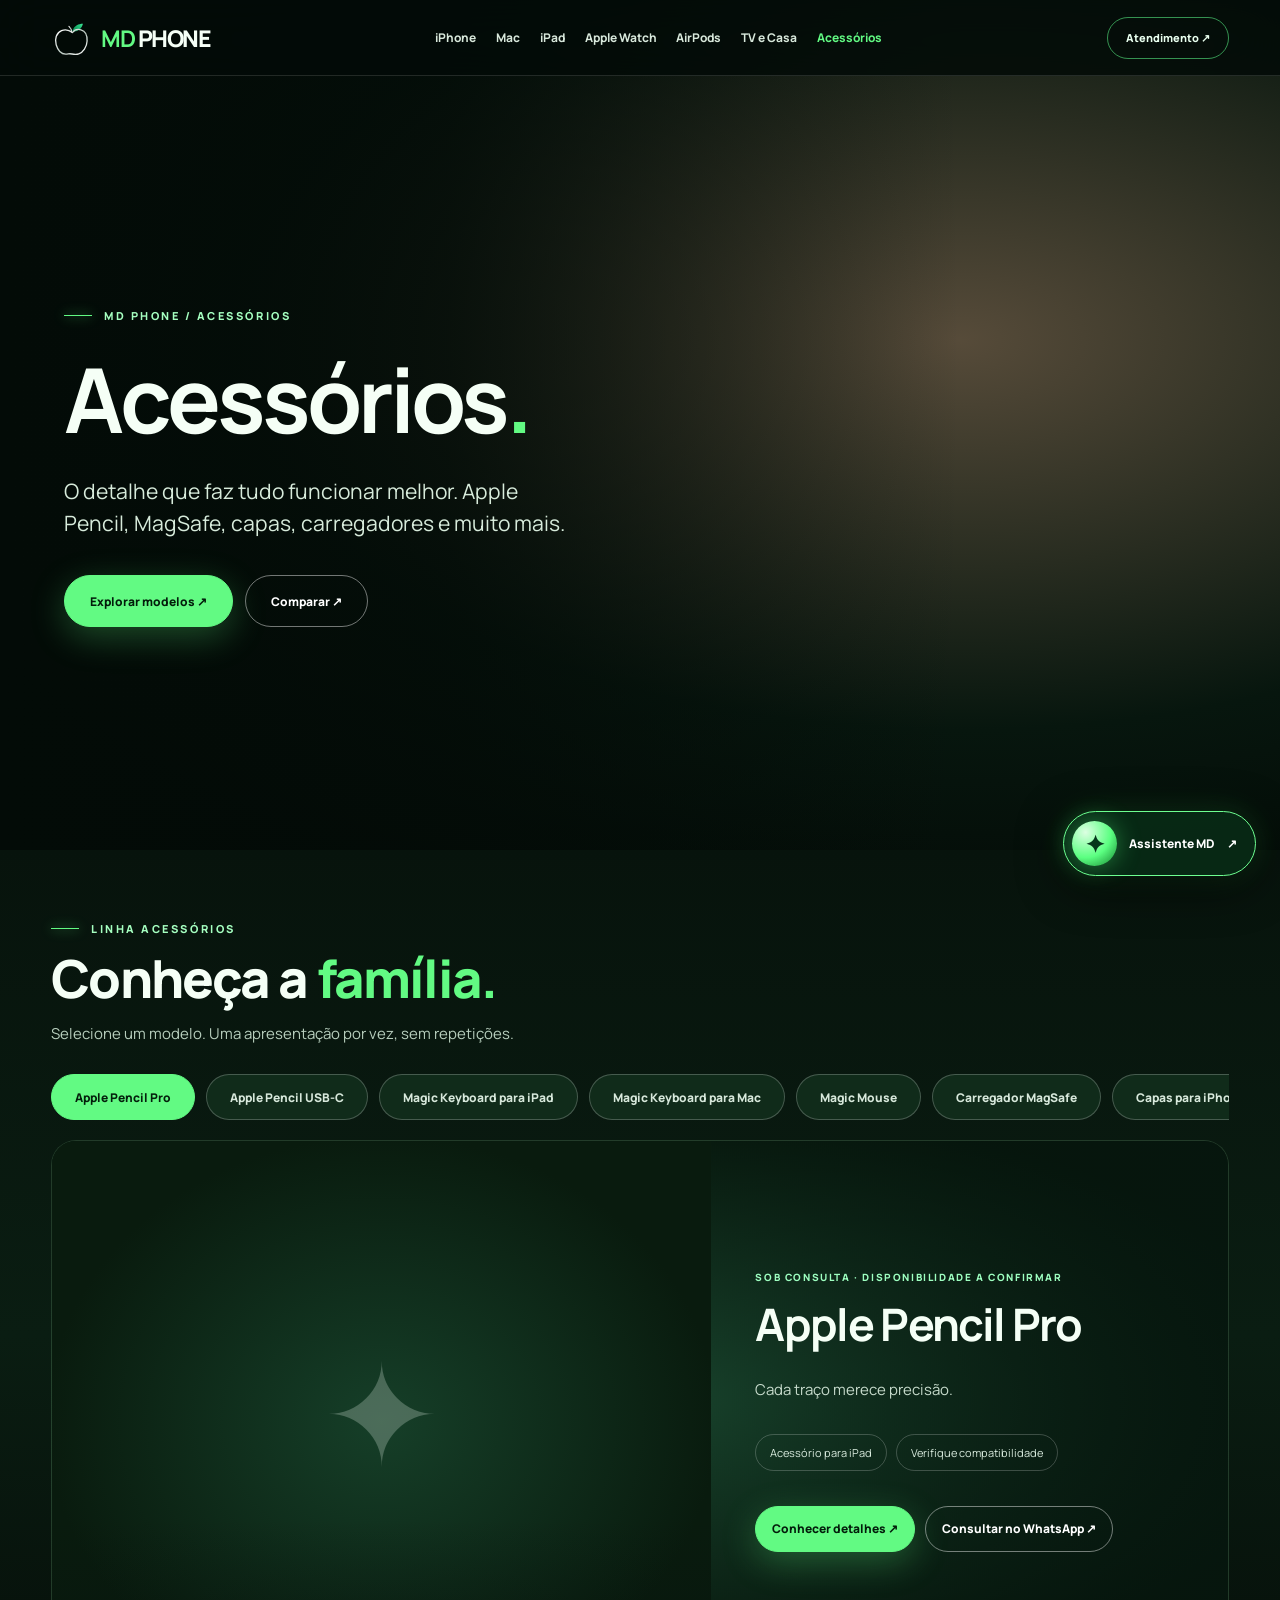
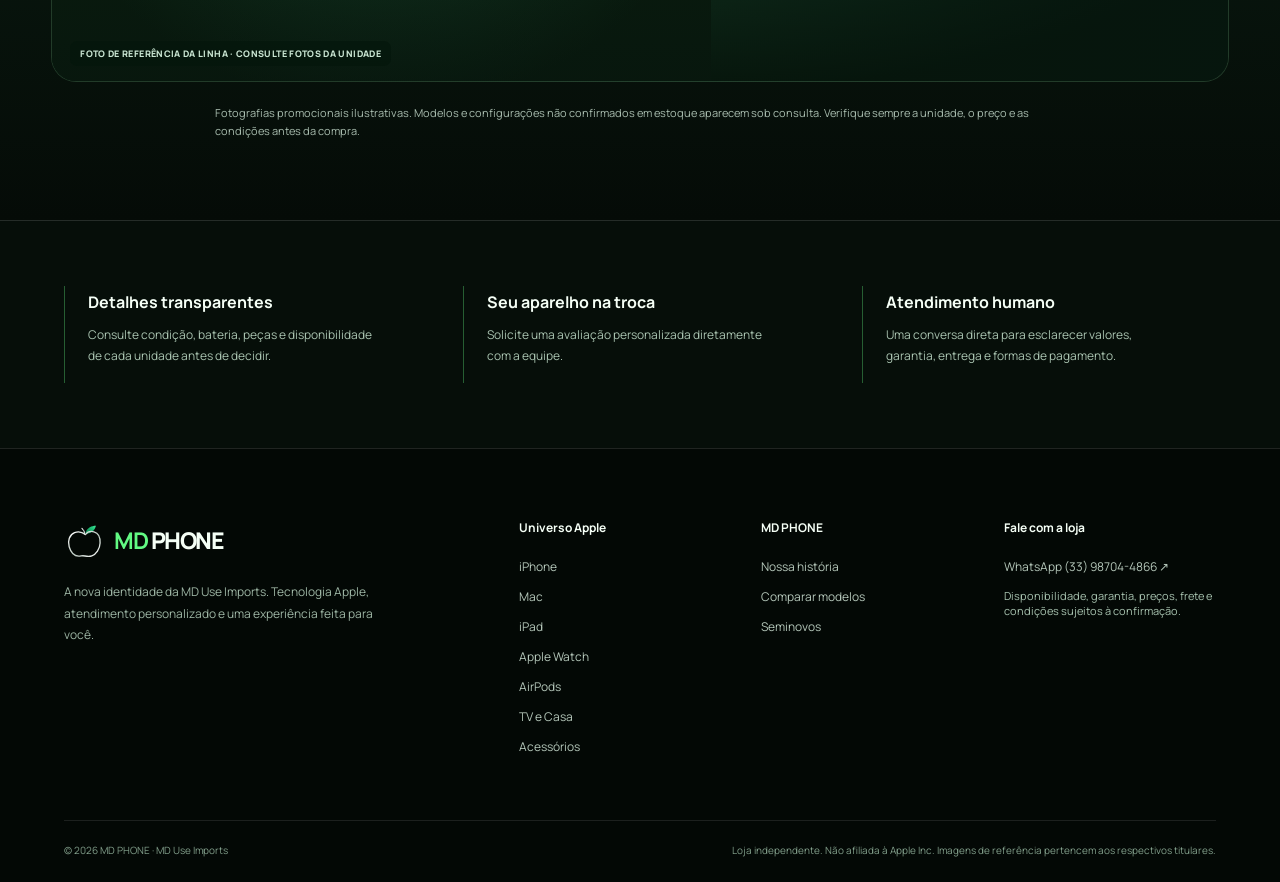
<file: acessorios.html>
<!doctype html>
<html lang="pt-BR">
<head>
<meta charset="utf-8">
<meta name="viewport" content="width=device-width,initial-scale=1,viewport-fit=cover">
<meta name="theme-color" content="#050a07">
<meta name="color-scheme" content="dark">
<title>Acessórios Apple | MD PHONE</title>
<meta name="description" content="Acessórios Apple para iPhone, Mac, iPad e Watch.">
<meta property="og:type" content="website">
<meta property="og:locale" content="pt_BR">
<meta property="og:title" content="Acessórios Apple | MD PHONE">
<meta property="og:description" content="Acessórios Apple para iPhone, Mac, iPad e Watch.">
<link rel="icon" type="image/svg+xml" href="assets/md-phone-brand-mark.svg">
<link rel="preconnect" href="https://fonts.googleapis.com">
<link rel="preconnect" href="https://fonts.gstatic.com" crossorigin>
<link rel="preconnect" href="https://www.apple.com" crossorigin>
<link href="https://fonts.googleapis.com/css2?family=Manrope:wght@400;500;600;700;800;900&display=swap" rel="stylesheet">
<link rel="stylesheet" href="md-universe.css?v=20261119-1">
<script defer src="md-universe-data.js?v=20261119-1"></script>
<script defer src="md-universe-app.js?v=20261119-1"></script>
</head>
<body data-page="category" data-category="acessorios">
<div id="app"><main style="min-height:100vh;display:grid;place-items:center;color:#b4e5bd;background:#06140b;font:16px system-ui">Preparando a experiência MD PHONE...</main></div>
<noscript>Ative o JavaScript para navegar pelo catálogo. <a href="https://wa.me/5533987044866">Atendimento MD PHONE no WhatsApp</a>.</noscript>
</body></html>
</file>
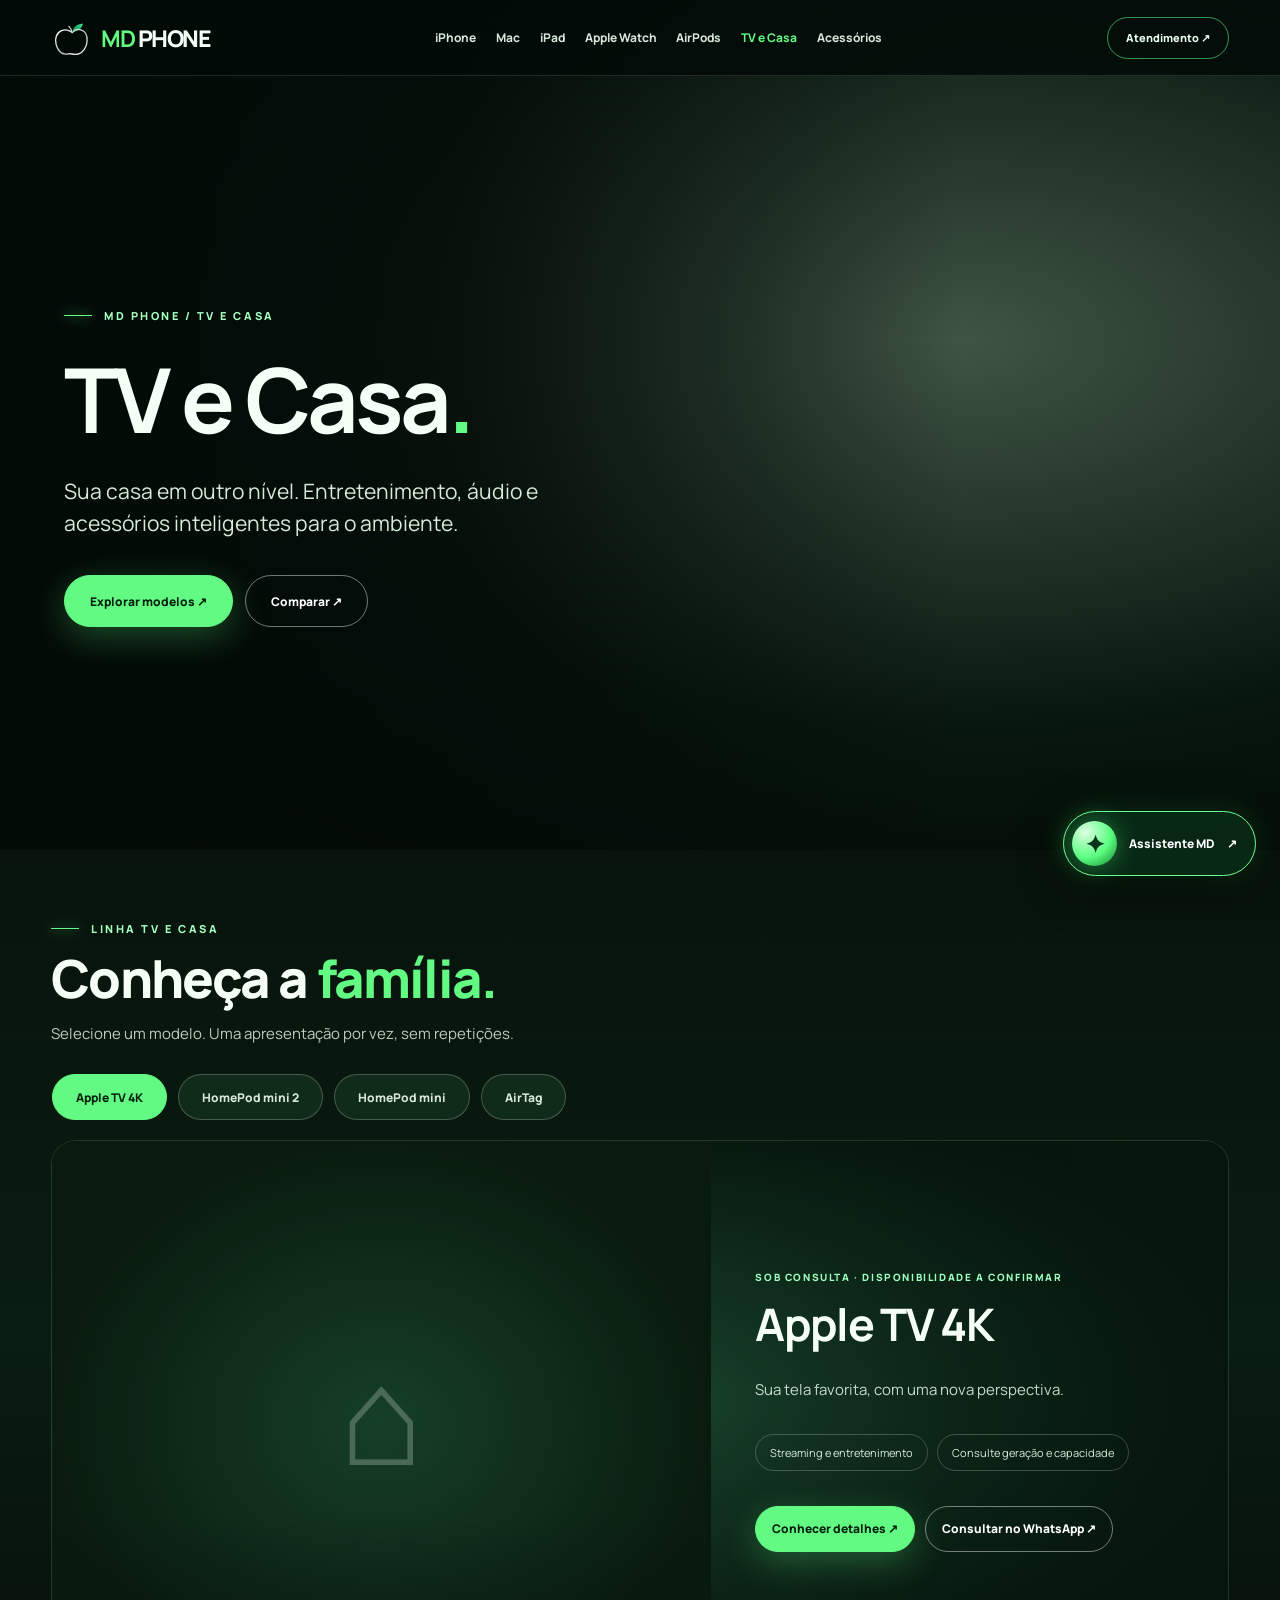
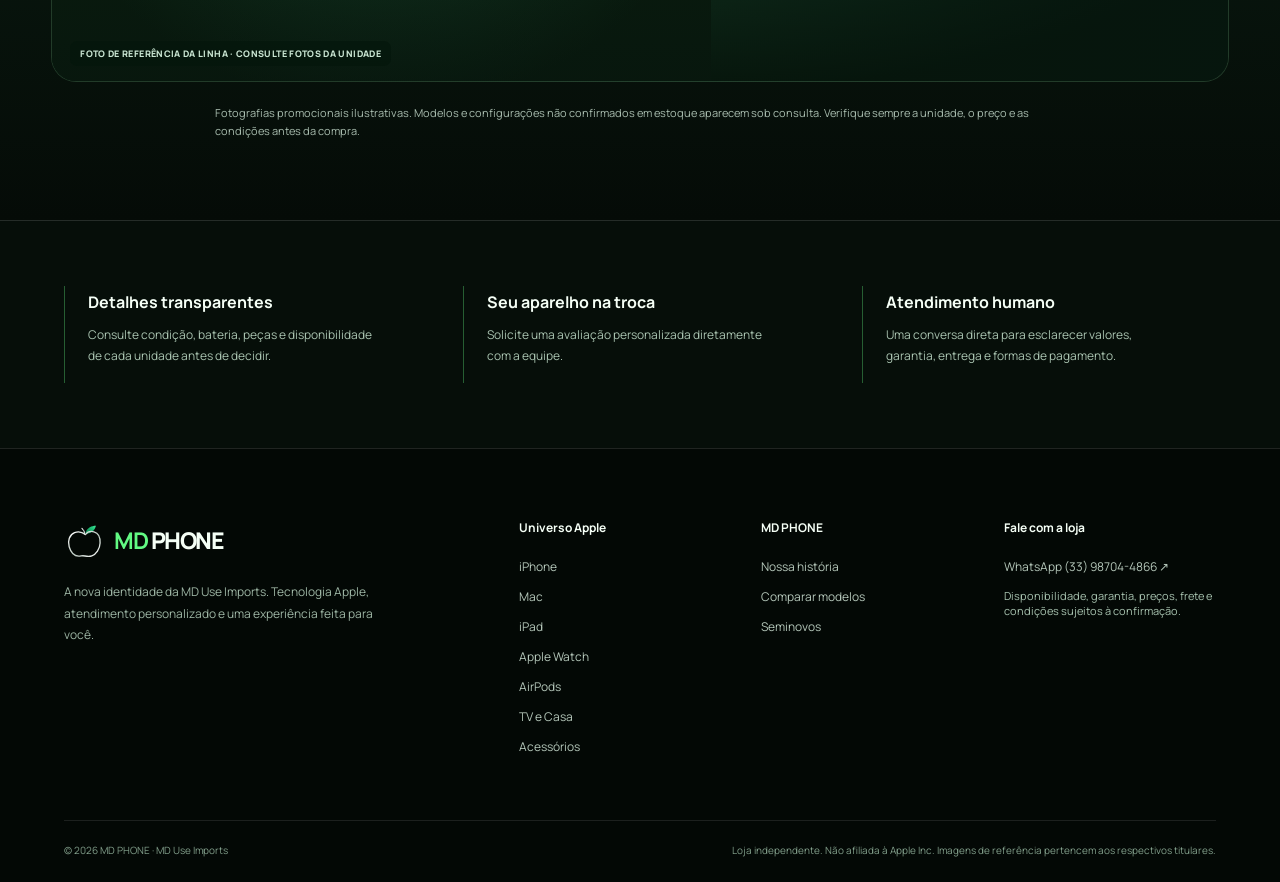
<file: casa.html>
<!doctype html>
<html lang="pt-BR">
<head>
<meta charset="utf-8">
<meta name="viewport" content="width=device-width,initial-scale=1,viewport-fit=cover">
<meta name="theme-color" content="#050a07">
<meta name="color-scheme" content="dark">
<title>TV e Casa | MD PHONE</title>
<meta name="description" content="Explore produtos Apple para casa e entretenimento.">
<meta property="og:type" content="website">
<meta property="og:locale" content="pt_BR">
<meta property="og:title" content="TV e Casa | MD PHONE">
<meta property="og:description" content="Explore produtos Apple para casa e entretenimento.">
<link rel="icon" type="image/svg+xml" href="assets/md-phone-brand-mark.svg">
<link rel="preconnect" href="https://fonts.googleapis.com">
<link rel="preconnect" href="https://fonts.gstatic.com" crossorigin>
<link rel="preconnect" href="https://www.apple.com" crossorigin>
<link href="https://fonts.googleapis.com/css2?family=Manrope:wght@400;500;600;700;800;900&display=swap" rel="stylesheet">
<link rel="stylesheet" href="md-universe.css?v=20261119-1">
<script defer src="md-universe-data.js?v=20261119-1"></script>
<script defer src="md-universe-app.js?v=20261119-1"></script>
</head>
<body data-page="category" data-category="casa">
<div id="app"><main style="min-height:100vh;display:grid;place-items:center;color:#b4e5bd;background:#06140b;font:16px system-ui">Preparando a experiência MD PHONE...</main></div>
<noscript>Ative o JavaScript para navegar pelo catálogo. <a href="https://wa.me/5533987044866">Atendimento MD PHONE no WhatsApp</a>.</noscript>
</body></html>
</file>
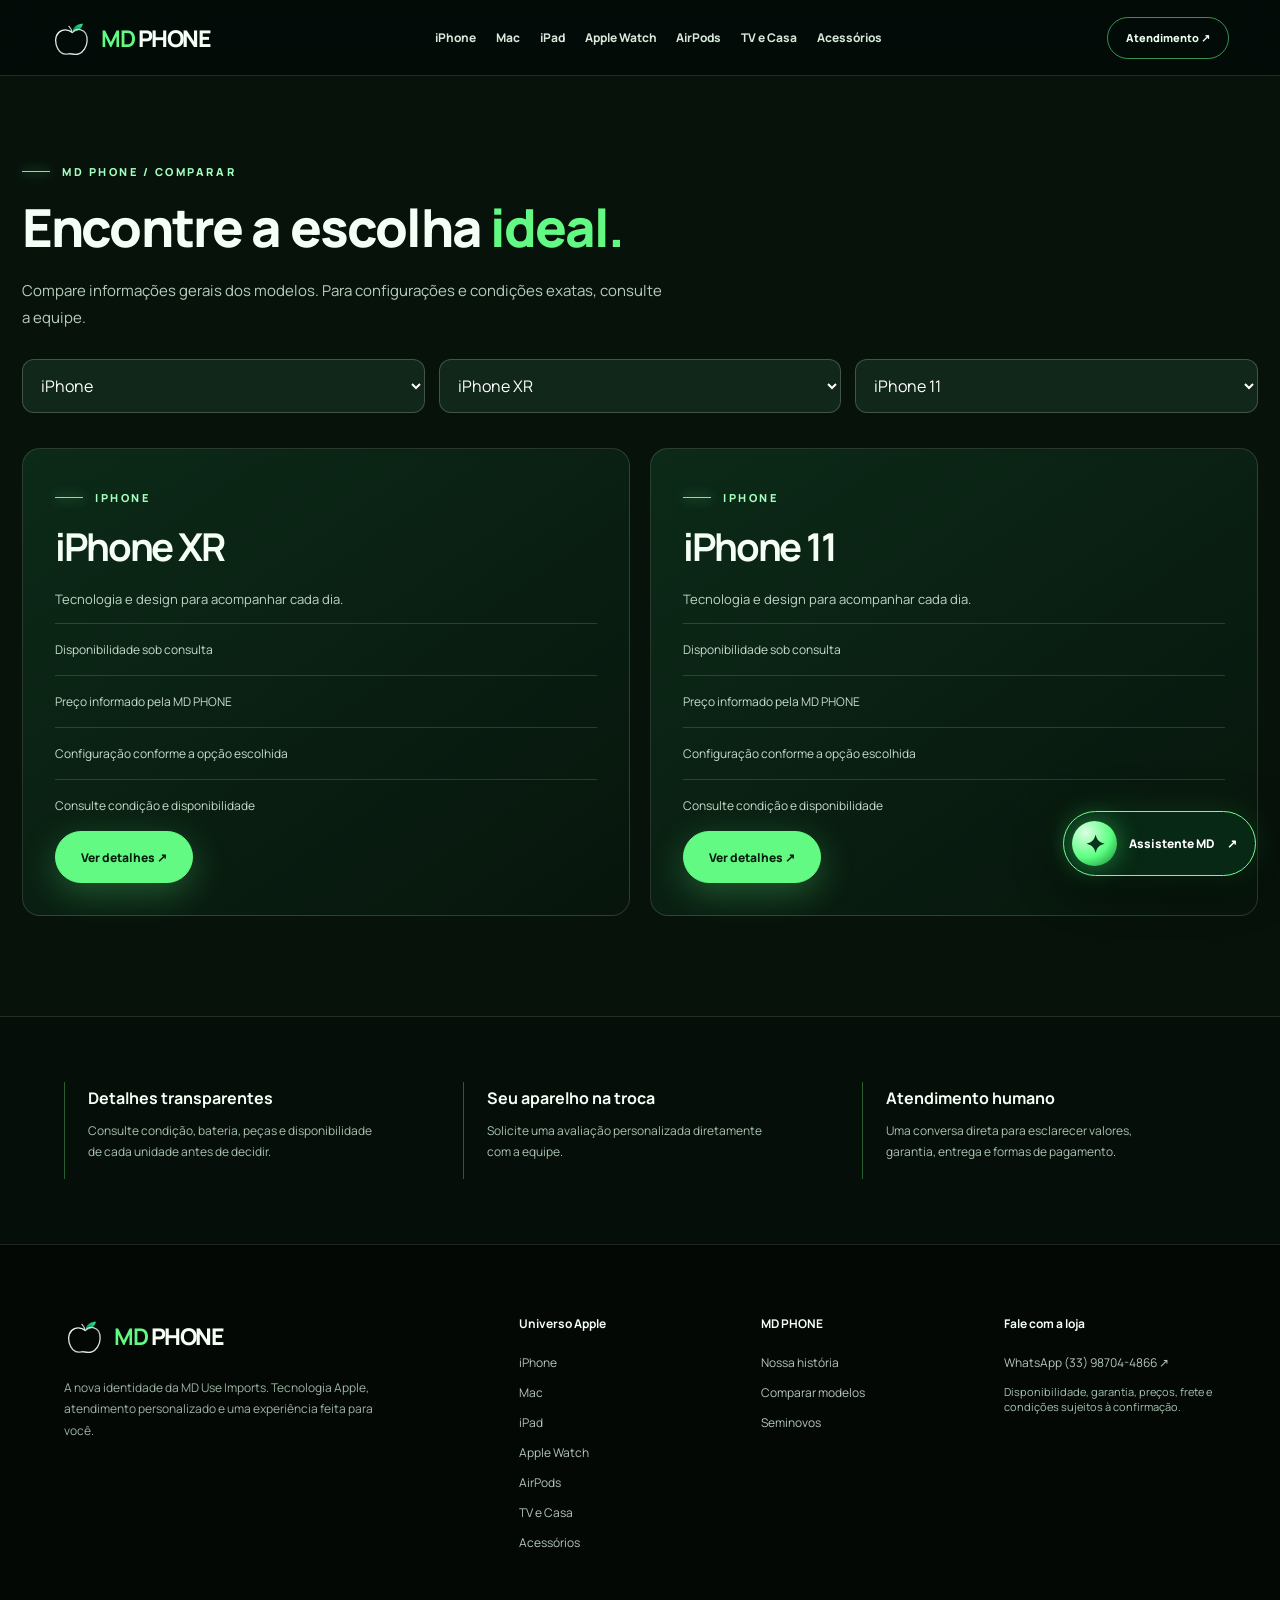
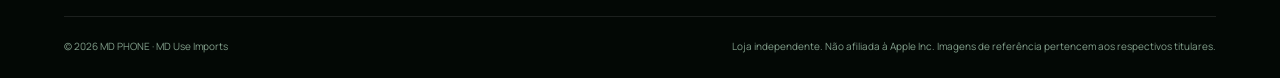
<file: comparar.html>
<!doctype html>
<html lang="pt-BR">
<head>
<meta charset="utf-8">
<meta name="viewport" content="width=device-width,initial-scale=1,viewport-fit=cover">
<meta name="theme-color" content="#050a07">
<meta name="color-scheme" content="dark">
<title>Comparar produtos Apple | MD PHONE</title>
<meta name="description" content="Compare modelos Apple e consulte opções com a MD PHONE.">
<meta property="og:type" content="website">
<meta property="og:locale" content="pt_BR">
<meta property="og:title" content="Comparar produtos Apple | MD PHONE">
<meta property="og:description" content="Compare modelos Apple e consulte opções com a MD PHONE.">
<link rel="icon" type="image/svg+xml" href="assets/md-phone-brand-mark.svg">
<link rel="preconnect" href="https://fonts.googleapis.com">
<link rel="preconnect" href="https://fonts.gstatic.com" crossorigin>
<link rel="preconnect" href="https://www.apple.com" crossorigin>
<link href="https://fonts.googleapis.com/css2?family=Manrope:wght@400;500;600;700;800;900&display=swap" rel="stylesheet">
<link rel="stylesheet" href="md-universe.css?v=20261119-1">
<script defer src="md-universe-data.js?v=20261119-1"></script>
<script defer src="md-universe-app.js?v=20261119-1"></script>
</head>
<body data-page="compare">
<div id="app"><main style="min-height:100vh;display:grid;place-items:center;color:#b4e5bd;background:#06140b;font:16px system-ui">Preparando a experiência MD PHONE...</main></div>
<noscript>Ative o JavaScript para navegar pelo catálogo. <a href="https://wa.me/5533987044866">Atendimento MD PHONE no WhatsApp</a>.</noscript>
</body></html>
</file>
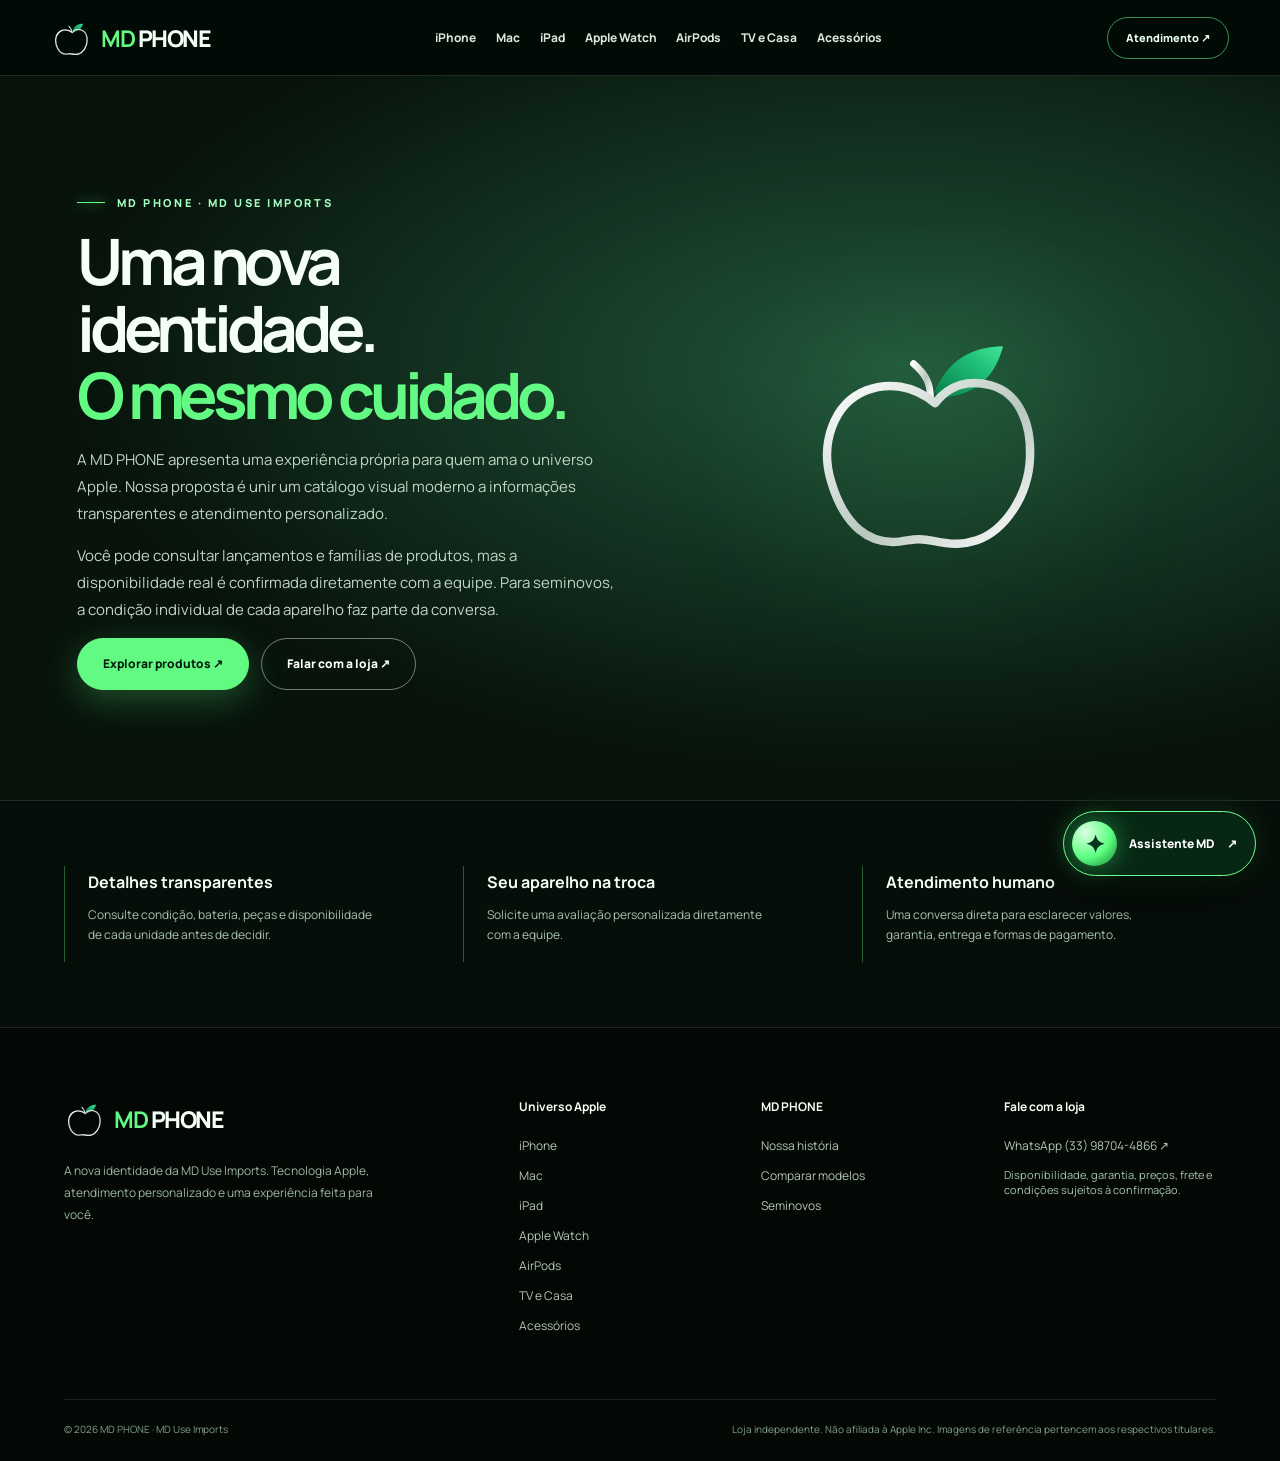
<file: sobre.html>
<!doctype html>
<html lang="pt-BR">
<head>
<meta charset="utf-8">
<meta name="viewport" content="width=device-width,initial-scale=1,viewport-fit=cover">
<meta name="theme-color" content="#050a07">
<meta name="color-scheme" content="dark">
<title>Sobre a MD PHONE</title>
<meta name="description" content="A nova identidade da MD Use Imports.">
<meta property="og:type" content="website">
<meta property="og:locale" content="pt_BR">
<meta property="og:title" content="Sobre a MD PHONE">
<meta property="og:description" content="A nova identidade da MD Use Imports.">
<link rel="icon" type="image/svg+xml" href="assets/md-phone-brand-mark.svg">
<link rel="preconnect" href="https://fonts.googleapis.com">
<link rel="preconnect" href="https://fonts.gstatic.com" crossorigin>
<link rel="preconnect" href="https://www.apple.com" crossorigin>
<link href="https://fonts.googleapis.com/css2?family=Manrope:wght@400;500;600;700;800;900&display=swap" rel="stylesheet">
<link rel="stylesheet" href="md-universe.css?v=20261119-1">
<script defer src="md-universe-data.js?v=20261119-1"></script>
<script defer src="md-universe-app.js?v=20261119-1"></script>
</head>
<body data-page="story">
<div id="app"><main style="min-height:100vh;display:grid;place-items:center;color:#b4e5bd;background:#06140b;font:16px system-ui">Preparando a experiência MD PHONE...</main></div>
<noscript>Ative o JavaScript para navegar pelo catálogo. <a href="https://wa.me/5533987044866">Atendimento MD PHONE no WhatsApp</a>.</noscript>
</body></html>
</file>
<file: md-universe.css>
/* MD PHONE / UNIVERSE 2026 — estética imersiva original, inspirada em vitrines de tecnologia. */
:root{--bg:#050a07;--fg:#f5fff6;--green:#62fa83;--mint:#a5ffc0;--dim:#a3b9a8;--line:#ffffff25;--max:1530px;--font:Manrope,Inter,-apple-system,BlinkMacSystemFont,"Segoe UI",sans-serif}
*{box-sizing:border-box}html{scroll-behavior:smooth;scroll-padding-top:78px}body{margin:0;background:var(--bg);color:var(--fg);font-family:var(--font);-webkit-font-smoothing:antialiased;overflow-x:hidden}a{color:inherit;text-decoration:none}button,input,select,textarea{font:inherit}button{cursor:pointer}img{max-width:100%;display:block}button:focus-visible,a:focus-visible,input:focus-visible,select:focus-visible,textarea:focus-visible{outline:2px solid var(--green);outline-offset:4px}::selection{background:#62fa83;color:#07120a}
.skip{position:absolute;left:20px;top:-70px;z-index:200;padding:12px 20px;background:#b9ffcc;color:#05220c}.skip:focus{top:15px}
.site-head{position:fixed;z-index:80;inset:0 0 auto;height:76px;background:#030b08d9;border-bottom:1px solid #ffffff20;backdrop-filter:blur(24px);-webkit-backdrop-filter:blur(24px);transition:background .3s}
.head-inner{height:100%;width:min(100%,var(--max));margin:auto;display:flex;align-items:center;gap:35px;padding:0 clamp(20px,4vw,66px)}
.brand{display:flex;align-items:center;gap:8px;font-size:23px;font-weight:900;letter-spacing:-.065em;white-space:nowrap}.brand img{width:42px;height:42px;object-fit:contain}.brand b{color:var(--green)}
.site-nav{display:flex;align-items:center;justify-content:center;flex:1;gap:clamp(11px,1.55vw,24px)}.site-nav a{font-size:12px;font-weight:750;color:#d8e8db;transition:color .2s;white-space:nowrap}.site-nav a:hover,.site-nav a.active{color:var(--green)}
.head-actions{display:flex;align-items:center;gap:12px}.head-cta{display:inline-flex;align-items:center;justify-content:center;gap:13px;min-height:42px;border:1px solid #5bf88990;padding:10px 18px;border-radius:50px;font-size:11px;font-weight:900;color:#e9ffef;white-space:nowrap}.head-cta:hover{background:#62fa83;color:#031e0a}
.hamburger{display:none;background:none;border:0;color:#fff;padding:8px;font-size:25px;line-height:1}.mobile-menu{position:absolute;top:76px;left:0;right:0;background:#04140bdc;backdrop-filter:blur(20px);border-bottom:1px solid #ffffff30;padding:15px 24px 28px}.mobile-menu[hidden]{display:none}.mobile-menu a{display:block;padding:12px 0;font-size:17px;font-weight:750;border-bottom:1px solid #ffffff18}
main{min-height:60vh}.hero{height:min(900px,100svh);min-height:690px;position:relative;isolation:isolate;overflow:hidden;background:#050907}.hero-slide{position:absolute;inset:0;opacity:0;visibility:hidden;transition:opacity 1.2s ease;isolation:isolate}.hero-slide.active{opacity:1;visibility:visible}.hero-slide:before{content:"";position:absolute;inset:0;z-index:1;background:linear-gradient(90deg,#030a07 0%,#06110b 28%,#06120a99 48%,#07140c33 70%,#06100b18 100%)}.hero-slide:after{content:"";position:absolute;z-index:-1;inset:-15%;background:radial-gradient(ellipse at 75% 48%,var(--glow,#155d32),transparent 58%);filter:blur(48px);opacity:.9;animation:breathing 9s ease-in-out infinite alternate}
@keyframes breathing{from{transform:scale(.92);opacity:.55}to{transform:scale(1.12);opacity:.95}}
.hero-media{position:absolute;z-index:0;inset:0 0 0 35%;overflow:hidden}.hero-media img{width:100%;height:100%;object-fit:contain;object-position:center;transform:scale(1.12);transition:transform 9s ease;filter:drop-shadow(0 30px 55px #0008)}.hero-slide.active .hero-media img{transform:scale(1.27)}.hero-media.photo-dark img{mix-blend-mode:screen}.hero-media.photo-light{background:#f0f0f0}.hero-media.photo-light img{mix-blend-mode:multiply}.hero-media.photo-light:after{content:"";position:absolute;inset:0;background:linear-gradient(90deg,#061009 0%,transparent 45%)}
.hero-inner{position:relative;z-index:3;width:min(100%,var(--max));height:100%;margin:auto;display:flex;align-items:center;padding:105px clamp(22px,5vw,80px) 75px}.hero-content{width:min(49%,680px);position:relative}.kicker{display:inline-flex;align-items:center;gap:12px;color:var(--mint);font-size:11px;font-weight:850;letter-spacing:.23em;text-transform:uppercase}.kicker:before{content:"";width:28px;height:1px;background:var(--green);box-shadow:0 0 12px var(--green)}.hero h1{font-size:clamp(66px,7.9vw,128px);line-height:.96;letter-spacing:-.09em;font-weight:900;margin:24px 0 26px;text-wrap:balance}.hero h1 em,.category-hero h1 em,.section-heading em,.product-title em{font-style:normal;color:var(--green)}.hero-desc{max-width:490px;color:#d0e2d3;font-size:clamp(15px,1.4vw,20px);line-height:1.72;margin:0 0 33px}.action-row{display:flex;gap:12px;align-items:center;flex-wrap:wrap}.btn{min-height:52px;padding:15px 25px;display:inline-flex;justify-content:center;align-items:center;gap:18px;border-radius:99px;border:1px solid #ffffff70;background:transparent;color:#fff;font-weight:850;font-size:12px;white-space:nowrap;transition:transform .25s,background .25s,color .25s}.btn:hover{transform:translateY(-2px)}.btn.primary{background:var(--green);color:#031d0b;border-color:var(--green);box-shadow:0 10px 35px #62fa8344}.btn.secondary:hover{background:#ffffff1a}.hero-foot{position:absolute;z-index:5;left:clamp(22px,5vw,80px);bottom:39px;color:#c4d5c7;font-size:10px;letter-spacing:.16em;font-weight:750;display:flex;gap:13px;align-items:center}.hero-foot span{height:1px;width:35px;background:#8ab99a}
.hero-timeline{position:absolute;z-index:7;right:clamp(20px,4vw,70px);bottom:42px;display:flex;gap:8px;align-items:center}.timeline-item{height:2px;width:28px;background:#ffffff55;overflow:hidden}.timeline-item.active{width:56px;background:#ffffff33}.timeline-item.active:before{content:"";display:block;height:100%;width:100%;background:var(--green);transform-origin:left;animation:timeline 7s linear forwards}@keyframes timeline{from{transform:scaleX(0)}to{transform:scaleX(1)}}.hero-label{position:absolute;right:45px;top:120px;z-index:4;color:#ffffff8a;font-size:10px;letter-spacing:.18em;writing-mode:vertical-rl}
.marquee{border-block:1px solid #ffffff17;background:#07160c;overflow:hidden;padding:17px 0}.marquee-track{display:flex;width:max-content;gap:55px;animation:marquee 38s linear infinite}.marquee-track span{font-size:11px;letter-spacing:.18em;font-weight:800;color:#a7c7ae;white-space:nowrap}.marquee-track b{color:var(--green);font-size:13px;margin-right:15px}@keyframes marquee{to{transform:translateX(-50%)}}
.section{padding:clamp(75px,9vw,145px) clamp(18px,4vw,64px)}.section-inner{width:min(100%,var(--max));margin:auto}.section-top{display:flex;justify-content:space-between;align-items:flex-end;gap:20px;margin-bottom:43px}.section-heading{font-size:clamp(43px,5.6vw,84px);font-weight:900;letter-spacing:-.085em;line-height:1.02;margin:16px 0 0;max-width:900px}.section-sub{font-size:14px;color:#b7cebd;line-height:1.7;max-width:360px;margin:0}.text-link{display:inline-flex;align-items:center;gap:14px;color:#adffc0;font-weight:850;font-size:12px;white-space:nowrap}
.universe{background:linear-gradient(180deg,#07140b,#061009)}.category-grid{display:grid;grid-template-columns:repeat(12,minmax(0,1fr));gap:16px}.category-tile{position:relative;isolation:isolate;min-height:340px;overflow:hidden;border:1px solid #ffffff1d;border-radius:18px;background:radial-gradient(ellipse at 75% 30%,var(--tile-glow,#275e37),#08150d 65%);transition:transform .45s,border-color .45s;display:flex;align-items:flex-end}.category-tile:hover{transform:translateY(-5px);border-color:#8cffa270}.category-tile:nth-child(1),.category-tile:nth-child(2){grid-column:span 6;min-height:470px}.category-tile:nth-child(n+3){grid-column:span 4}.category-tile:nth-child(7){grid-column:span 12;min-height:340px}.tile-visual{position:absolute;z-index:-1;inset:0;display:flex;align-items:center;justify-content:flex-end}.tile-visual img{height:100%;width:100%;object-fit:cover;object-position:center;opacity:.9;transform:scale(1.04);transition:transform .8s;mix-blend-mode:screen}.category-tile:hover img{transform:scale(1.14)}.tile-visual:after{content:"";position:absolute;inset:0;background:linear-gradient(0deg,#040d08 0%,#040d08c0 26%,transparent 75%)}.category-tile .tile-content{position:relative;z-index:2;padding:30px;width:100%}.tile-eyebrow{font-size:9px;letter-spacing:.2em;color:#b7f6c7;font-weight:900}.tile-content h3{font-size:clamp(28px,3.2vw,50px);letter-spacing:-.07em;margin:8px 0}.tile-content p{font-size:12px;color:#c7ddce;margin:0 0 18px;max-width:340px;line-height:1.55}.tile-arrow{display:grid;place-items:center;border:1px solid #b9f4c080;width:36px;height:36px;border-radius:50%;font-size:19px}.tile-visual .tile-fallback{position:absolute;right:10%;top:15%;font-size:clamp(100px,15vw,210px);opacity:.22;color:#fff;filter:drop-shadow(0 0 40px #d7ffe4)}
.immersive-strip{position:relative;min-height:620px;display:flex;align-items:center;overflow:hidden;background:radial-gradient(ellipse at 65% 40%,#2b7352,#092319 50%,#041009 90%)}.immersive-strip .strip-copy{position:relative;z-index:2;width:min(50%,600px);margin-left:max(5vw,calc((100vw - var(--max))/2 + 70px));padding:90px 20px 90px 0}.immersive-strip h2{font-size:clamp(49px,6.5vw,92px);line-height:.99;letter-spacing:-.08em;margin:20px 0}.immersive-strip p{color:#c7e1d0;line-height:1.7;max-width:450px;font-size:15px}.strip-photo{position:absolute;inset:0 0 0 40%;overflow:hidden}.strip-photo img{width:100%;height:100%;object-fit:cover;object-position:center;mix-blend-mode:screen}.strip-photo:after{content:"";position:absolute;inset:0;background:linear-gradient(90deg,#0a2519,transparent 40%)}
.trust-strip{padding:65px 5vw;background:#060e09;border-top:1px solid #ffffff20}.trust-items{width:min(100%,var(--max));margin:auto;display:grid;grid-template-columns:repeat(3,1fr);gap:45px}.trust-item{border-left:1px solid #65ff8555;padding:5px 0 5px 23px}.trust-item strong{display:block;font-size:16px}.trust-item p{font-size:12px;color:#a9c3b0;line-height:1.7;max-width:290px}
.category-hero{min-height:740px;height:min(850px,95svh);padding-top:76px;position:relative;isolation:isolate;overflow:hidden;background:radial-gradient(ellipse at 75% 40%,var(--hero-glow,#215b38),#07160e 54%,#020704 90%);display:flex;align-items:center}.category-hero:after{content:"";position:absolute;inset:0;z-index:0;background:linear-gradient(90deg,#030b07 0%,#030b07c9 35%,transparent 75%)}.category-hero .category-photo{position:absolute;z-index:-1;inset:0 0 0 35%;overflow:hidden}.category-hero .category-photo img{height:100%;width:100%;object-fit:contain;object-position:center;transform:scale(1.25);filter:drop-shadow(0 30px 60px #0008)}.category-hero .category-photo.photo-dark img{mix-blend-mode:screen}.category-hero .category-photo.photo-light img{mix-blend-mode:multiply}.category-copy{width:min(100%,var(--max));margin:auto;position:relative;z-index:2;padding:80px clamp(22px,5vw,80px)}.category-copy h1{font-size:clamp(72px,9vw,145px);line-height:.92;letter-spacing:-.09em;margin:24px 0}.category-copy p{font-size:clamp(17px,1.65vw,23px);color:#d7ebdb;max-width:510px;line-height:1.55}.category-copy .action-row{margin-top:35px}
.model-section{background:linear-gradient(180deg,#07130c,#0a1d12 50%,#050b07)}.model-intro{margin-bottom:45px}.model-rail{display:flex;gap:11px;overflow:auto;scrollbar-width:none;overscroll-behavior-x:contain;padding:5px 1px 20px;scroll-snap-type:x proximity}.model-rail::-webkit-scrollbar{display:none}.model-tab{white-space:nowrap;border:1px solid #ffffff3a;border-radius:99px;background:#102b1a;color:#d7e8db;padding:13px 23px;font-size:12px;font-weight:800;scroll-snap-align:start;min-height:46px}.model-tab[aria-selected="true"]{background:var(--green);color:#04200c;border-color:var(--green)}
.model-stage{position:relative;display:grid;grid-template-columns:1.15fr .85fr;min-height:640px;overflow:hidden;border-radius:22px;border:1px solid #ffffff25;background:radial-gradient(ellipse at 36% 40%,var(--model-glow,#2a6550),#0a1c13 60%,#07110a)}.model-art{position:relative;min-height:640px;overflow:hidden}.model-art img{position:absolute;inset:0;width:100%;height:100%;object-fit:contain;object-position:center;transform:scale(1.28);filter:drop-shadow(0 28px 55px #000a);transition:transform .6s}.model-art:hover img{transform:scale(1.36)}.model-art:after{content:"";position:absolute;inset:0;background:linear-gradient(0deg,#06120d70,transparent 30%);pointer-events:none}.model-art-label{position:absolute;z-index:2;left:27px;bottom:25px;color:#c0d6c5;font-size:9px;letter-spacing:.14em;font-weight:850}
.model-info{position:relative;z-index:3;padding:clamp(35px,5vw,80px);display:flex;flex-direction:column;justify-content:center;background:linear-gradient(90deg,#07130c33,#07130cdd)}.model-info h3{font-size:clamp(42px,5vw,77px);letter-spacing:-.085em;line-height:1.03;margin:15px 0}.model-info p{color:#c6dacb;font-size:15px;line-height:1.7;max-width:460px}.model-specs{display:flex;flex-wrap:wrap;gap:9px;margin:17px 0 23px}.spec-pill{border:1px solid #ffffff35;border-radius:99px;color:#d9ebde;padding:10px 14px;font-size:11px}.model-actions{display:flex;gap:12px;flex-wrap:wrap}.stock-label{font-size:10px;letter-spacing:.16em;color:#9dffc0;font-weight:850}.small-note{color:#a8bcae;font-size:11px;line-height:1.65;max-width:850px;margin:22px auto 0}
.product-hero{min-height:760px;display:grid;grid-template-columns:1fr 1fr;align-items:center;padding:120px max(4vw,calc((100vw - var(--max))/2 + 60px)) 80px;background:radial-gradient(ellipse at 32% 48%,var(--prod-glow,#235a3d),#07160d 58%,#030a06);gap:45px}.product-photo{min-height:580px;position:relative;overflow:hidden;display:flex;align-items:center;justify-content:center}.product-photo img{position:absolute;inset:0;width:100%;height:100%;object-fit:contain;transform:scale(1.2);filter:drop-shadow(0 25px 55px #0008)}.product-photo:after{content:"";position:absolute;inset:0;pointer-events:none;border:1px solid #ffffff14;border-radius:20px}.product-copy h1{font-size:clamp(53px,6vw,95px);line-height:1.02;letter-spacing:-.085em;margin:18px 0}.product-copy>p{font-size:17px;color:#c1d6c6;line-height:1.65;max-width:500px}.variant-list{display:flex;flex-wrap:wrap;gap:10px;margin:22px 0}.variant-list button{border:1px solid #ffffff45;border-radius:50px;padding:12px 17px;background:#102b1a;color:#fff;font-size:12px}.variant-list button.active{background:var(--green);color:#03220b;border-color:var(--green)}.product-details{display:grid;gap:13px;margin:25px 0 30px}.product-details>div{border-bottom:1px solid #ffffff1c;padding-bottom:12px;color:#bdd1c1;font-size:13px}.product-details b{color:#fff}.disclosure{background:#0b2115;border:1px solid #ffffff23;border-radius:15px;padding:17px 21px;color:#c4d9ca;font-size:12px;line-height:1.7;max-width:700px}.disclosure strong{color:#fff}
.compare{background:#07120b;padding-top:155px;min-height:85vh}.compare-toolbar{display:flex;gap:14px;flex-wrap:wrap;margin:28px 0 35px}.compare-toolbar select{min-width:250px;flex:1;background:#102719;color:#fff;border:1px solid #ffffff35;border-radius:12px;padding:14px}.compare-table{display:grid;grid-template-columns:repeat(2,minmax(0,1fr));gap:20px}.compare-col{padding:32px;border-radius:18px;background:linear-gradient(145deg,#0c2a18,#07150c);border:1px solid #ffffff22}.compare-col h3{font-size:clamp(24px,3vw,45px);letter-spacing:-.06em;margin:15px 0}.compare-col p{font-size:13px;color:#c1d5c7;line-height:1.7}.compare-row{border-top:1px solid #ffffff25;padding:17px 0;font-size:12px;color:#c9dccc}
.story{background:radial-gradient(ellipse at 70% 40%,#21553a,#07130b 65%);min-height:500px;padding:110px 6vw;display:grid;grid-template-columns:1fr 1fr;align-items:center;gap:45px}.story h2{font-size:clamp(43px,5vw,76px);line-height:1.05;letter-spacing:-.08em;margin:17px 0}.story p{max-width:620px;font-size:15px;line-height:1.8;color:#c0d5c6}.story-logo{display:flex;align-items:center;justify-content:center}.story-logo img{width:min(50%,300px);filter:drop-shadow(0 0 75px #55ff7b88)}
.footer{padding:70px 5vw 25px;background:#030805;border-top:1px solid #ffffff1d}.footer-inner{width:min(100%,var(--max));margin:auto;display:grid;grid-template-columns:2fr repeat(3,1fr);gap:30px}.footer .brand{margin-bottom:20px}.footer p{font-size:12px;line-height:1.8;color:#9db5a4;max-width:330px}.footer h4{font-size:12px;margin:0 0 22px}.footer-links{display:flex;flex-direction:column;gap:13px}.footer-links a{font-size:12px;color:#b5c7ba}.footer-links a:hover{color:var(--green)}.footer-base{width:min(100%,var(--max));margin:65px auto 0;padding-top:22px;border-top:1px solid #ffffff19;color:#829f8b;font-size:10px;display:flex;justify-content:space-between;gap:20px}
.concierge{position:fixed;z-index:70;right:24px;bottom:24px;border:1px solid #6eff91;border-radius:99px;padding:9px 18px 9px 8px;display:flex;align-items:center;gap:12px;color:#fff;background:#082a16f0;box-shadow:0 9px 45px #000b,0 0 28px #4cff6e33;font-size:12px;font-weight:850}.concierge-orb{height:45px;width:45px;border-radius:50%;display:grid;place-items:center;background:radial-gradient(circle at 30% 25%,#dcffe2,#5bff81 55%,#12802d);color:#06351b;font-size:24px;box-shadow:0 0 25px #4aff7c6b}.dialog{border:1px solid #529568;border-radius:23px;background:#071a0e;color:#fff;padding:35px;width:min(610px,calc(100vw - 22px));max-height:min(92svh,920px);overflow:auto;box-shadow:0 25px 90px #000e}.dialog::backdrop{background:#000c;backdrop-filter:blur(9px)}.dialog-close{position:absolute;right:18px;top:14px;width:40px;height:40px;border-radius:50%;background:#102e1a;border:1px solid #3e7050;color:#fff;font-size:24px}.dialog h2{font-size:clamp(30px,4vw,43px);letter-spacing:-.07em;margin:14px 0}.dialog>p{font-size:13px;line-height:1.7;color:#c0d9c8}.dialog form{display:grid;grid-template-columns:repeat(2,minmax(0,1fr));gap:14px;margin-top:25px}.dialog label{font-size:12px;font-weight:700;display:flex;flex-direction:column;gap:8px;color:#d7ebdb}.dialog label.full{grid-column:1/-1}.dialog input,.dialog textarea,.dialog select{width:100%;background:#102d1b;color:#fff;border:1px solid #ffffff30;border-radius:10px;min-height:45px;padding:12px;font-size:13px}.dialog textarea{resize:vertical}.dialog input::placeholder,.dialog textarea::placeholder{color:#86a996}.dialog .dialog-submit{grid-column:1/-1}.dialog small{grid-column:1/-1;color:#98b9a4;font-size:10px;line-height:1.6}.dialog .consent{grid-column:1/-1;display:flex;flex-direction:row;align-items:flex-start;gap:9px;font-size:11px;line-height:1.6}.dialog .consent input{width:17px;height:17px;min-height:0;flex:none;accent-color:var(--green)}.dialog-choice{grid-column:1/-1;padding:15px;background:#12371f;border-radius:12px;font-size:12px;font-weight:850}
.reveal{opacity:1;transform:none;transition:opacity .7s ease,transform .7s ease}.reveal.in{opacity:1;transform:translateY(0)}
@media(max-width:1150px){.site-nav{gap:12px}.site-nav a{font-size:11px}.head-inner{gap:20px}.category-tile:nth-child(1),.category-tile:nth-child(2){min-height:410px}.category-tile:nth-child(n+3){min-height:310px}.hero h1{font-size:clamp(65px,8vw,100px)}.model-stage{min-height:560px}.model-art{min-height:560px}}
@media(max-width:950px){.site-nav{display:none}.hamburger{display:block}.head-inner{justify-content:space-between}.hero-content{width:56%}.hero-media{inset:0 0 0 28%}.category-tile:nth-child(1),.category-tile:nth-child(2){grid-column:span 6}.category-tile:nth-child(n+3){grid-column:span 6}.category-tile:nth-child(7){grid-column:span 12}.footer-inner{grid-template-columns:2fr 1fr 1fr}.footer-inner>div:last-child{grid-column:1/-1}.model-info{padding:30px}.model-info h3{font-size:48px}}
@media(max-width:700px){.site-head{height:65px}.head-inner{padding:0 18px}.brand{font-size:21px}.brand img{width:38px;height:38px}.head-cta{display:none}.mobile-menu{top:65px}.hero{min-height:810px;height:100svh;max-height:930px}.hero-slide:before{background:linear-gradient(180deg,#030a07 0%,#030a07d0 29%,#06100b45 50%,#06100b25 78%,#030a07 100%)}.hero-inner{align-items:flex-start;padding:118px 24px 60px}.hero-content{width:100%}.hero h1{font-size:clamp(61px,14vw,86px);max-width:570px;margin:17px 0}.hero-desc{font-size:14px;line-height:1.6;max-width:360px;margin-bottom:24px}.hero-media{inset:39% -22% 0 -22%}.hero-media img{transform:scale(1.15)}.hero-slide.active .hero-media img{transform:scale(1.24)}.hero-label{display:none}.hero-foot{left:23px;bottom:32px;font-size:9px}.hero-timeline{right:22px;bottom:32px}.timeline-item{width:17px}.timeline-item.active{width:30px}.action-row .btn{min-height:46px;padding:12px 18px;font-size:11px}.section{padding:75px 17px}.section-top{display:block;margin-bottom:28px}.section-sub{margin-top:17px}.section-heading{font-size:clamp(41px,10vw,62px)}.category-grid{gap:12px}.category-tile:nth-child(n){grid-column:span 12;min-height:350px}.category-tile:nth-child(7){min-height:300px}.category-tile .tile-content{padding:25px}.tile-content h3{font-size:40px}.tile-visual img{object-position:center}.immersive-strip{min-height:740px;align-items:flex-start}.immersive-strip .strip-copy{width:100%;margin:0;padding:82px 24px;max-width:600px}.immersive-strip h2{font-size:clamp(50px,12vw,75px)}.strip-photo{inset:40% -25% 0 -20%}.strip-photo:after{background:linear-gradient(180deg,#0a2519,transparent 50%)}.trust-items{grid-template-columns:1fr;gap:22px}.trust-strip{padding:45px 25px}.category-hero{min-height:760px;height:100svh;max-height:900px;align-items:flex-start}.category-hero:after{background:linear-gradient(180deg,#030b07 0%,#030b07e5 31%,#030b0770 54%,transparent 90%)}.category-hero .category-photo{inset:38% -25% 0 -25%}.category-copy{padding:125px 24px 60px}.category-copy h1{font-size:clamp(70px,15vw,112px);margin:18px 0}.category-copy p{font-size:15px;max-width:390px}.model-stage{grid-template-columns:1fr;min-height:0}.model-art{min-height:440px;height:440px}.model-art img{transform:scale(1.26)}.model-info{padding:26px 24px 35px}.model-info h3{font-size:45px}.model-info p{font-size:13px}.model-specs{margin:12px 0 19px}.product-hero{grid-template-columns:1fr;padding:95px 20px 55px;gap:15px}.product-photo{min-height:430px;height:430px}.product-photo img{transform:scale(1.12)}.product-copy h1{font-size:clamp(45px,12vw,72px)}.product-copy>p{font-size:14px}.compare{padding-top:110px}.compare-table{grid-template-columns:1fr}.compare-toolbar select{min-width:100%}.story{grid-template-columns:1fr;padding:70px 24px}.story-logo{min-height:250px}.footer{padding:55px 24px 25px}.footer-inner{grid-template-columns:1fr 1fr;gap:30px}.footer-inner>div:first-child{grid-column:1/-1}.footer-inner>div:last-child{grid-column:auto}.footer-base{display:block;line-height:1.8}.concierge{bottom:14px;right:14px;font-size:11px;padding:8px 13px 8px 7px}.concierge-orb{width:39px;height:39px}.dialog{padding:26px 18px}.dialog form{grid-template-columns:1fr}.dialog label.full,.dialog .consent,.dialog .dialog-choice,.dialog .dialog-submit,.dialog small{grid-column:auto}}
@media(max-width:400px){.hero{min-height:740px}.hero-inner{padding-top:105px}.hero h1{font-size:55px}.hero-media{inset:45% -25% 0 -25%}.category-copy h1{font-size:65px}.category-hero{min-height:700px}.category-tile:nth-child(n){min-height:320px}}
@media(prefers-reduced-motion:reduce){*,*:before,*:after{animation-duration:.01ms!important;animation-iteration-count:1!important;transition-duration:.01ms!important;scroll-behavior:auto!important}.reveal{opacity:1;transform:none}}

/* Preço e movimento editorial — uma única definição, sem ampliação excessiva das imagens. */
.md-offer{margin:18px 0 20px;padding:18px 22px;background:#0b2516;border:1px solid #3a784d;border-radius:17px}
.md-offer-caption{display:block;margin-bottom:9px;color:#a5f2ba;font-size:10px;font-weight:800;letter-spacing:.11em;line-height:1.6}
.md-offer-price{display:block;color:#fff;font-size:clamp(34px,3.6vw,53px);line-height:1.15;font-weight:900;letter-spacing:-.04em;font-variant-numeric:tabular-nums;white-space:nowrap}
.md-offer-warning{color:#ffdfac;font-size:12px;line-height:1.6;font-weight:750;display:block}
.model-info .md-offer{max-width:450px}
.product-copy .variant-list button{min-height:42px;white-space:normal;line-height:1.4}
.product-copy .variant-list button.active{background:#62fa83;color:#05250e;border-color:#62fa83}

/* Gerações do iPhone e tabela de preços editorial, sem repetir os grandes cards. */
.phone-eras{display:flex;gap:10px;flex-wrap:wrap;margin:18px 0 18px}
.phone-era{border:1px solid #49825c;background:#0d2618;color:#d6f2df;padding:11px 18px;border-radius:99px;font-size:12px;font-weight:850;min-height:43px;transition:background .2s,transform .2s}
.phone-era:hover{border-color:#80ff9c;transform:translateY(-2px)}
.phone-era.active{background:#62fa83;color:#05240c;border-color:#62fa83}
.model-tab[hidden]{display:none!important}
.price-list{max-width:100%;margin:38px 0 24px;border:1px solid #376a49;border-radius:21px;background:linear-gradient(130deg,#112b1b,#07170d);overflow:hidden;text-align:left}
.price-list summary{cursor:pointer;list-style:none;padding:23px clamp(18px,3vw,34px);color:#e7fbed;font-size:clamp(16px,2vw,22px);font-weight:850;display:flex;justify-content:space-between;align-items:center;gap:15px}
.price-list summary::-webkit-details-marker{display:none}
.price-list summary span{color:#85ff9f;font-size:29px;line-height:1;transition:transform .3s}
.price-list[open] summary span{transform:rotate(45deg)}
.price-list-scroll{overflow-x:auto;overscroll-behavior-x:contain}
.price-list table{border-collapse:collapse;width:100%;min-width:560px;font-size:12px}
.price-list th{text-align:left;font-size:10px;letter-spacing:.12em;color:#9ce4af;text-transform:uppercase;background:#0f2f1c}
.price-list td,.price-list th{padding:15px clamp(12px,2vw,25px);border-bottom:1px solid #ffffff18}
.price-list td{color:#dbeadf}
.price-list tbody tr:hover{background:#ffffff0b}
.price-list td:last-child{font-weight:900;color:#8bffa9;font-size:14px;white-space:nowrap}
.price-list>p{padding:0 23px 20px;margin:15px 0 0;color:#b6cabb;font-size:11px;line-height:1.6}
@media(max-width:700px){.phone-eras{display:grid;grid-template-columns:repeat(2,minmax(0,1fr));gap:8px;margin:12px 0 18px}.phone-era{font-size:10px;padding:10px;min-height:40px}.price-list{margin:28px 0}.price-list table{font-size:11px}.price-list td:last-child{font-size:12px}.price-list summary{padding:19px 17px}}


/* Seletor de acabamentos originais — MD PHONE / Apple Colors */
.md-colors{margin:19px 0 22px;max-width:510px;padding:18px 0 8px;border-top:1px solid #b5ffcb25;border-bottom:1px solid #b5ffcb1b}
.md-colors-title{display:flex;align-items:baseline;justify-content:space-between;flex-wrap:wrap;gap:8px;margin:0 0 14px;color:#f4fff5}
.md-colors-title strong{font-size:13px;font-weight:850;letter-spacing:-.025em}
.md-color-current{font-size:12px;color:#a8f4b7;font-weight:850}
.md-color-swatch-list{display:flex;align-items:center;gap:9px;flex-wrap:wrap}
.md-color-swatch{width:39px;height:39px;display:grid;place-items:center;border:2px solid transparent;border-radius:50%;background:transparent;transition:transform .22s ease,border-color .22s ease,box-shadow .22s ease;position:relative}
.md-color-swatch:hover{transform:translateY(-2px) scale(1.06)}
.md-color-swatch.active{border-color:#b3ffc5;box-shadow:0 0 0 3px #102b1d,0 0 17px #70ff7e40}
.md-color-dot{display:block;width:28px;height:28px;border:1px solid #ffffff6e;border-radius:50%;background:var(--swatch,#b7bec0);box-shadow:inset 0 2px 4px #ffffff35,0 2px 10px #0007}
.md-color-disclaimer{font-size:10px!important;line-height:1.55!important;color:#92b59f!important;margin:14px 0 10px!important}
.model-art,.product-photo{--selected-color:#62fa83}
.model-art:has(+ .model-info .md-color-swatch.active)::before,.product-photo:has(+ .product-copy .md-color-swatch.active)::before{background:radial-gradient(ellipse at 50% 45%,color-mix(in srgb,var(--selected-color) 36%,transparent),transparent 62%);transition:background 550ms ease}
@media(max-width:700px){.md-colors{margin:16px 0 19px;padding:16px 0 5px}.md-color-swatch{width:38px;height:38px}.md-color-dot{width:27px;height:27px}.md-color-current{font-size:11px}.md-color-swatch-list{gap:7px}}
@media(prefers-reduced-motion:reduce){.md-color-swatch{transition:none}}


/* ===== MD PHONE — apresentação editorial limpa e fotografia de produto ===== */
:root{--md-ink:#f3fff5;--md-muted:#b7c9bd}
html{scroll-padding-top:78px}
body{overflow-x:hidden}
.hero h1{font-size:clamp(48px,6vw,88px);line-height:1.17;letter-spacing:-.035em;max-width:750px;text-wrap:balance}
.hero-desc{font-size:clamp(14px,1.4vw,17px);line-height:1.8;max-width:435px}
.hero-media img{object-fit:contain;object-position:center;transform:scale(1.03);filter:drop-shadow(0 24px 34px #0007)}
.hero-slide.active .hero-media img{transform:scale(1.075)}
.category-tile .tile-visual img{object-fit:contain;object-position:center;mix-blend-mode:normal;transform:scale(1.025)}
.category-tile:hover .tile-visual img{transform:scale(1.065)}
.category-tile .tile-visual:after{background:linear-gradient(0deg,#07110be5 0%,#07110b7d 36%,transparent 82%)}
.category-tile .tile-content{max-width:100%;padding:clamp(20px,2.8vw,34px)}
.category-tile .tile-content h3{font-size:clamp(23px,3vw,37px);letter-spacing:-.035em;line-height:1.2}
.category-tile .tile-content p{font-size:12px;line-height:1.65;max-width:360px}
.section-heading{font-size:clamp(35px,4.1vw,58px);line-height:1.22;letter-spacing:-.035em;text-wrap:balance}
.section-sub{font-size:clamp(13px,1.2vw,15px);line-height:1.8;max-width:580px}
.category-copy h1{font-size:clamp(52px,7vw,94px);line-height:1.16;letter-spacing:-.045em}
.category-hero.md-iphone-banner{height:auto;min-height:310px;max-height:none;padding-top:78px;background:radial-gradient(ellipse at 88% 16%,#23693d80,#071710 56%,#040a07)}
.category-hero.md-iphone-banner:after{background:none}
.category-hero.md-iphone-banner .category-copy{width:min(100%,var(--max));padding:48px clamp(22px,4vw,62px) 57px}
.category-hero.md-iphone-banner .category-copy h1{font-size:clamp(54px,7vw,95px);margin:12px 0}
.category-hero.md-iphone-banner .category-copy p{font-size:clamp(13px,1.3vw,17px);line-height:1.75;max-width:710px}
.model-section{padding-top:62px;padding-bottom:80px}
.model-section .section-inner{max-width:1340px}
.model-intro{margin-bottom:22px}
.model-intro .section-heading{margin:10px 0 0}
.model-intro .section-sub{max-width:640px;margin-top:10px}
.md-model-picker{display:flex;justify-content:space-between;align-items:end;gap:18px;flex-wrap:wrap;margin:8px 0 22px}
.md-model-picker label{width:min(100%,560px);display:flex;flex-direction:column;gap:9px}
.md-model-picker label>span{font-size:10px;color:#b0ffbf;letter-spacing:.14em;font-weight:800}
.md-model-picker select{appearance:none;width:100%;height:58px;border-radius:15px;border:1px solid #70b98488;padding:0 56px 0 19px;background:#0d291a;color:#fff;font-weight:800;font-size:clamp(14px,1.35vw,18px);line-height:1.35;box-shadow:0 7px 25px #0004;background-image:url("data:image/svg+xml,%3Csvg xmlns='http://www.w3.org/2000/svg' width='20' height='20' fill='none' stroke='%239cf7ae' stroke-width='2'%3E%3Cpath d='m4 7 6 6 6-6'/%3E%3C/svg%3E");background-repeat:no-repeat;background-position:right 18px center}
.md-model-picker select option{color:#fff;background:#10291a}
.md-model-count{font-size:11px;font-weight:650;color:#b0c9b6;line-height:1.6;padding-bottom:12px}
.phone-eras{margin:14px 0 18px}
.phone-era{font-size:12px;min-height:42px}
.model-stage{display:grid;grid-template-columns:minmax(0,1.12fr) minmax(0,.88fr);min-height:540px;height:auto;overflow:hidden;border-radius:25px;border:1px solid #8bc89b35;background:radial-gradient(ellipse at 28% 46%,#21573c,#07190f 62%,#06130b)}
.model-art{position:relative;min-height:540px;overflow:hidden;isolation:isolate;background:radial-gradient(ellipse at 50% 52%,#3c87604d,transparent 67%)}
.model-art img{position:absolute;inset:3% 3%;width:94%;height:94%;max-width:none;object-fit:contain;object-position:center;filter:drop-shadow(0 22px 32px #0007);mix-blend-mode:normal;transition:filter .5s ease}
.model-art.md-photo-landscape img{inset:9% 2%;width:96%;height:82%}
.model-art.md-photo-portrait img{inset:3% 3%;width:94%;height:94%}
.model-art-label{position:absolute;z-index:3;left:18px;bottom:15px;max-width:calc(100% - 36px);font-size:9px;letter-spacing:.04em;line-height:1.5;color:#c9e5d2;background:#04160ba8;border-radius:7px;padding:6px 10px}
.model-info{min-width:0;display:flex;flex-direction:column;justify-content:center;align-items:flex-start;padding:clamp(29px,3.5vw,55px);background:linear-gradient(90deg,#06140c44,#06160ed8)}
.model-info .kicker{font-size:10px;letter-spacing:.13em;line-height:1.65;max-width:100%}
.model-info h3{font-size:clamp(32px,3.5vw,51px);line-height:1.19;letter-spacing:-.037em;margin:13px 0 12px;max-width:100%;text-wrap:balance;overflow-wrap:break-word}
.model-info .md-model-summary{font-size:13px;line-height:1.7;max-width:410px;margin:0 0 4px;color:var(--md-muted)}
.model-info .md-offer{width:min(100%,460px);margin:16px 0 15px;padding:16px 20px;background:#0b2818c4}
.md-offer-caption{font-size:10px;line-height:1.6;letter-spacing:.09em}
.md-offer-price{font-size:clamp(32px,3.3vw,49px);line-height:1.17;letter-spacing:-.035em;white-space:normal;overflow-wrap:break-word}
.model-info .md-colors{width:min(100%,480px);margin:9px 0 15px;padding:12px 0 5px}
.model-info .md-color-disclaimer{font-size:10px;line-height:1.6;margin:10px 0}
.model-actions{display:flex;flex-wrap:wrap;gap:10px;margin-top:12px;width:100%}
.model-actions .btn{min-height:46px;padding:11px 16px;white-space:normal;line-height:1.35}
.product-hero{min-height:0;grid-template-columns:minmax(0,1.08fr) minmax(0,.92fr);gap:clamp(24px,4vw,60px);padding-top:125px;padding-bottom:85px;align-items:center}
.product-photo{min-height:560px;height:560px;position:relative;overflow:hidden;border-radius:20px;background:radial-gradient(ellipse at center,#26533a,#08190f 65%)}
.product-photo img{position:absolute;inset:3% 3%;width:94%;height:94%;max-width:none;object-fit:contain;object-position:center;filter:drop-shadow(0 22px 30px #0007)}
.product-photo.md-photo-landscape img{inset:10% 2%;width:96%;height:80%}
.product-copy{min-width:0}
.product-copy h1{font-size:clamp(38px,4.3vw,60px);line-height:1.2;letter-spacing:-.038em;margin:13px 0 18px;text-wrap:balance;overflow-wrap:break-word}
.product-copy>p{line-height:1.75;font-size:13px}
.product-copy .md-offer{max-width:480px;margin:17px 0}
.product-details{gap:8px;margin:17px 0 21px}
.product-details>div{font-size:12px;line-height:1.75;padding-bottom:9px}
.variant-list{display:flex;gap:8px;flex-wrap:wrap;margin:16px 0}
.product-copy .variant-list button{min-height:44px;white-space:normal;line-height:1.5}
.product-copy .variant-list button.active{background:#62fa83;color:#05250e;border-color:#62fa83}
.md-colors{margin:14px 0 17px;padding:12px 0 4px}
.md-colors-title{margin-bottom:10px}
.md-color-disclaimer{font-size:10px;line-height:1.65}
.md-missing-photo{position:absolute;z-index:2;inset:17% 13%;border:1px dashed #80c88e69;border-radius:17px;display:flex;align-items:center;justify-content:center;text-align:center;padding:20px;color:#e4f3e8;font-size:12px;line-height:1.8;background:#0b2819a1}
.md-missing-photo:before{content:"◇";display:block;font-size:35px;color:#76f790;position:absolute;top:12%}
.model-art.image-error,.product-photo.image-error,.tile-visual.image-error{background:radial-gradient(ellipse at center,#204631,#07180e 70%)}
.model-art.md-iphone-motion img,.product-photo.md-iphone-motion img{animation:md-product-float 8s ease-in-out infinite alternate}
@keyframes md-product-float{from{transform:translateY(5px)}to{transform:translateY(-7px)}}
@media(max-width:1000px){
.model-stage{grid-template-columns:minmax(0,1fr) minmax(0,1fr)}
.model-art{min-height:490px}
.model-info{padding:27px}
.model-info h3{font-size:clamp(30px,3.8vw,42px)}
.product-hero{gap:22px}
.product-photo{min-height:470px;height:470px}
}
@media(max-width:700px){
.hero h1{font-size:clamp(43px,11.5vw,61px);line-height:1.17;letter-spacing:-.035em}
.hero-desc{font-size:13px;line-height:1.75}
.hero-media{inset:45% -9% 3% -9%}
.hero-media img,.hero-slide.active .hero-media img{transform:scale(1.02)}
.section{padding:64px 18px}
.section-heading{font-size:clamp(33px,8.7vw,49px);line-height:1.2;letter-spacing:-.035em}
.category-hero.md-iphone-banner{min-height:0;height:auto;padding-top:65px}
.category-hero.md-iphone-banner .category-copy{padding:39px 22px 48px}
.category-hero.md-iphone-banner .category-copy h1{font-size:clamp(50px,13vw,69px);line-height:1.15}
.category-hero.md-iphone-banner .category-copy p{font-size:13px;line-height:1.75}
.model-section{padding-top:44px;padding-bottom:68px}
.model-intro{margin-bottom:17px}
.md-model-picker{display:block;margin:8px 0 17px}
.md-model-picker label{width:100%}
.md-model-picker select{height:53px;padding-left:15px;font-size:14px}
.md-model-count{display:block;margin:10px 0 0;padding:0;font-size:10px}
.phone-eras{gap:8px}
.phone-era{font-size:11px;min-height:42px}
.model-stage{grid-template-columns:1fr;min-height:0;border-radius:20px}
.model-art{min-height:340px;height:340px}
.model-art img{inset:4% 4%;width:92%;height:92%}
.model-art.md-photo-landscape img{inset:11% 1%;width:98%;height:78%}
.model-art-label{left:11px;bottom:9px;font-size:8px;padding:5px 8px}
.model-info{padding:27px 22px 31px}
.model-info h3{font-size:clamp(33px,8vw,43px);line-height:1.2;margin:10px 0 11px}
.model-info .md-model-summary{font-size:12px;line-height:1.65}
.model-info .md-offer{margin:13px 0 12px;padding:14px 17px}
.md-offer-price{font-size:clamp(32px,8vw,42px);line-height:1.2}
.model-info .md-colors{margin:8px 0 13px}
.model-actions{display:grid;grid-template-columns:1fr}
.model-actions .btn{width:100%;min-height:45px}
.product-hero{grid-template-columns:1fr;padding:88px 18px 48px;gap:16px}
.product-photo{min-height:330px;height:330px}
.product-photo img{inset:4% 4%;width:92%;height:92%}
.product-photo.md-photo-landscape img{inset:11% 2%;width:96%;height:78%}
.product-copy h1{font-size:clamp(37px,9vw,53px);line-height:1.2}
.product-copy>p{font-size:13px}
.product-copy .action-row .btn{white-space:normal}
.md-missing-photo{font-size:11px}
}
@media(prefers-reduced-motion:reduce){
.model-art.md-iphone-motion img,.product-photo.md-iphone-motion img{animation:none!important;transform:none!important}
}


/* Catálogo completo MD PHONE: navegação visual sem repetir banners grandes */
#modelStage{scroll-margin-top:96px}
.md-phone-catalog{margin:clamp(52px,6vw,92px) 0 32px;padding-top:clamp(32px,4vw,55px);border-top:1px solid #caffcf27}
.md-catalog-head{display:flex;align-items:end;justify-content:space-between;gap:22px;flex-wrap:wrap;margin-bottom:27px}
.md-catalog-head h2{font-size:clamp(34px,4.6vw,63px);font-weight:900;letter-spacing:-.05em;line-height:1.16;margin:16px 0 12px}
.md-catalog-head h2 em{font-style:normal;color:var(--green)}
.md-catalog-head p{color:#b7d2bd;font-size:clamp(12px,1.1vw,14px);line-height:1.65;max-width:630px;margin:0}
.md-catalog-counter{padding:10px 16px;border-radius:99px;background:#133722;color:#afffbd;border:1px solid #68de8d56;font-weight:850;font-size:11px;white-space:nowrap}
.md-catalog-grid{display:grid;grid-template-columns:repeat(6,minmax(0,1fr));gap:12px}
.md-phone-tile{position:relative;display:flex;flex-direction:column;align-items:stretch;text-align:left;overflow:hidden;min-width:0;min-height:226px;border-radius:18px;border:1px solid #ffffff29;background:linear-gradient(145deg,#132b1c,#08190f 85%);color:#fff;padding:0 13px 16px;transition:transform .24s ease,border-color .24s ease,box-shadow .24s ease}
.md-phone-tile[hidden]{display:none!important}
.md-phone-tile:hover{transform:translateY(-3px);border-color:#87ffa4a6}
.md-phone-tile.active{border-color:#76f893;box-shadow:0 0 0 1px #76f89354,inset 0 0 33px #54dd7230}
.md-tile-visual{position:relative;display:block;flex:none;width:100%;height:151px;margin:4px 0 9px;overflow:hidden;background:radial-gradient(ellipse at 50% 55%,#45876247,transparent 68%);isolation:isolate}
.md-tile-visual img{position:absolute;inset:0;width:100%;height:100%;object-fit:contain;object-position:center;mix-blend-mode:normal;filter:drop-shadow(0 10px 12px #0007);z-index:2;transition:transform .3s}
.md-phone-tile:hover .md-tile-visual img{transform:scale(1.035)}
.md-tile-symbol{position:absolute;inset:0;display:grid;place-items:center;color:#78e99530;font-size:64px;font-weight:400;z-index:1}
.md-tile-name{font-size:clamp(12px,1.05vw,14px);font-weight:850;letter-spacing:-.015em;line-height:1.38;min-height:2.7em;overflow-wrap:break-word}
.md-tile-price{color:#97efa9;font-size:11px;font-weight:750;line-height:1.45;margin-top:6px;overflow-wrap:break-word}
.md-phone-tile.active .md-tile-price{color:#bcffd2}
.md-phone-tile:focus-visible{outline:2px solid #a5ffc0;outline-offset:2px}
.md-catalog-note{font-size:11px;color:#9dbba5;line-height:1.7;margin:22px 2px 0}
@media(max-width:1150px){.md-catalog-grid{grid-template-columns:repeat(5,minmax(0,1fr))}}
@media(max-width:900px){.md-catalog-grid{grid-template-columns:repeat(4,minmax(0,1fr));gap:10px}.md-tile-visual{height:136px}}
@media(max-width:700px){
 #modelStage{scroll-margin-top:75px}
 .md-phone-catalog{margin-top:44px;padding-top:30px}
 .md-catalog-head{gap:13px;margin-bottom:20px}
 .md-catalog-head h2{font-size:clamp(31px,8vw,43px);margin:11px 0 10px}
 .md-catalog-head p{font-size:12px}
 .md-catalog-counter{font-size:10px}
 .md-catalog-grid{grid-template-columns:repeat(2,minmax(0,1fr));gap:9px}
 .md-phone-tile{min-height:206px;border-radius:15px;padding:0 11px 13px}
 .md-tile-visual{height:134px;margin:2px 0 6px}
 .md-tile-name{font-size:12px;min-height:2.7em}
 .md-tile-price{font-size:10px}
}
@media(max-width:380px){.md-tile-visual{height:118px}.md-phone-tile{min-height:191px}.md-catalog-grid{gap:8px}}
@media(prefers-reduced-motion:reduce){.md-phone-tile,.md-tile-visual img{transition:none}}

/* MD PHONE / Recuperação da experiência aprovada: cinema próprio, personagem original e produtos grandes */
.md-cinema-premium{position:relative;padding:clamp(73px,8vw,118px) clamp(18px,4.5vw,76px) clamp(65px,7vw,105px);background:radial-gradient(ellipse at 78% 42%,#153725,#06150c 68%,#030b06);border-block:1px solid #cbfbd521}
.md-cinema-heading{width:min(100%,1460px);margin:0 auto 33px;display:grid;grid-template-columns:minmax(0,1fr) minmax(0,380px);align-items:end;column-gap:30px}
.md-cinema-heading .kicker{grid-column:1/-1;margin-bottom:16px}
.md-cinema-heading h2{font-size:clamp(47px,6.7vw,105px);line-height:1.07;letter-spacing:-.06em;text-wrap:balance;margin:0;font-weight:900;color:#f9fff9}
.md-cinema-heading h2 em{font-style:normal;color:#9ff0b5}
.md-cinema-heading p{font-size:13px;line-height:1.85;color:#b2c8ba;max-width:375px;margin:12px 0 4px}
.md-cinema-frame{position:relative;isolation:isolate;overflow:hidden;width:min(100%,1460px);margin:0 auto;aspect-ratio:16/8.2;border-radius:24px;background:radial-gradient(ellipse at center,#205239,#07190d 72%);box-shadow:0 30px 90px #0008;border:1px solid #97efaf30}
.md-cinema-frame video{position:absolute;inset:0;width:100%;height:100%;object-fit:cover;z-index:2;display:block}
.md-cinema-fallback{position:absolute;inset:0;display:grid;place-items:center;background:radial-gradient(ellipse at 50% 45%,#1b5c3b,#07150c 70%);z-index:1}
.md-cinema-fallback img{width:72%;height:85%;object-fit:contain;filter:drop-shadow(0 25px 40px #0009);animation:mdFilmDrift 8s ease-in-out infinite alternate}
.md-cinema-frame.is-playing .md-cinema-fallback{visibility:hidden}
.md-cinema-watermark{position:absolute;z-index:4;left:clamp(17px,2vw,30px);top:clamp(17px,2vw,30px);display:flex;align-items:center;gap:10px;padding:10px 14px;border-radius:12px;background:#07140b83;color:#fff;font-size:14px;font-weight:850;letter-spacing:.075em;text-shadow:0 2px 8px #0009;pointer-events:none}
.md-cinema-watermark img{width:29px;height:29px;object-fit:contain}
.md-cinema-watermark span{font-size:9px;color:#a8f3ba;font-weight:700;letter-spacing:.18em;margin-left:7px}
.md-cinema-caption{width:min(100%,1460px);margin:13px auto 0;font-size:10px;letter-spacing:.035em;color:#aac6b2;text-align:right;line-height:1.6}
@keyframes mdFilmDrift{from{transform:translateY(6px) scale(1)}to{transform:translateY(-11px) scale(1.025)}}
.md-assistant-top-link{border-color:#78f5a0!important;background:#0c381ff0;color:#e6ffec!important}
.md-assistant-top-link:hover{background:#66fb8a!important;color:#082614!important}
.md-mobile-assistant{display:block;width:100%;min-height:49px;text-align:left;border:0;background:linear-gradient(90deg,#154b2a,#0d321d);color:#dcffe7;padding:13px 12px;font-weight:850;font-size:16px;border-radius:9px;margin:9px 0}
.md-mascot-trigger{z-index:90;display:flex;align-items:center;gap:10px;min-height:77px;border:1px solid #8dfca7b8;border-radius:99px;padding:2px 18px 3px 2px;background:linear-gradient(110deg,#07331a,#041d11dd);box-shadow:0 9px 40px #000b,0 0 22px #5fff8522;overflow:visible;isolation:isolate}
.md-mascot-trigger span{white-space:nowrap}
.md-mascot-avatar{display:block;width:73px;height:76px;object-fit:contain;filter:drop-shadow(0 8px 9px #0009);animation:mdMascotFloat 4.5s ease-in-out infinite}
@keyframes mdMascotFloat{0%,100%{transform:translateY(0) rotate(0deg)}40%{transform:translateY(-5px) rotate(-2deg)}72%{transform:translateY(1px) rotate(2deg)}}
.md-assistant-dialog{width:min(92vw,680px);max-width:680px;max-height:min(90vh,870px);overflow-y:auto}
.md-assistant-hero{display:flex;align-items:center;gap:17px;margin:7px 30px 18px 0}
.md-assistant-hero img{width:91px;height:101px;object-fit:contain;flex:none;filter:drop-shadow(0 7px 12px #0006)}
.md-assistant-hero .kicker{font-size:9px;letter-spacing:.14em;line-height:1.6}
.md-assistant-hero h2{font-size:clamp(29px,4.3vw,45px);line-height:1.12;letter-spacing:-.035em;margin:6px 0 0}
.md-assistant-dialog>p{color:#c5ddcd;line-height:1.65;font-size:13px;margin:8px 0 24px}
.md-assistant-form{display:grid;grid-template-columns:repeat(2,minmax(0,1fr));gap:14px}
.md-assistant-form label{display:flex;flex-direction:column;gap:8px;min-width:0;font-size:12px;line-height:1.5}
.md-assistant-form label.full{grid-column:1/-1}
.md-assistant-form select,.md-assistant-form textarea{width:100%;max-width:100%;background:#133322;color:#f4fff7;border:1px solid #76bf8966;border-radius:10px;padding:12px 12px;min-height:45px;font-size:13px;line-height:1.45}
.md-assistant-form .dialog-submit,.md-assistant-form small{grid-column:1/-1}
.md-assistant-form small{font-size:11px;line-height:1.65;color:#9bbca6}
.md-phone-catalog .md-catalog-grid{display:grid;grid-template-columns:repeat(2,minmax(0,1fr));gap:clamp(18px,2.2vw,30px);align-items:stretch}
.md-phone-catalog .md-phone-tile{display:flex;flex-direction:column;align-items:stretch;min-height:490px;padding:14px 26px 27px;border-radius:25px;border:1px solid #b9ffd427;background:radial-gradient(ellipse at 53% 42%,color-mix(in srgb,var(--product-tone,#72fba6) 20%,#123921),#06160d 75%);box-shadow:0 15px 45px #0004;text-align:left;transition:border-color .3s,transform .3s,box-shadow .3s}
.md-phone-catalog .md-phone-tile:hover{transform:translateY(-5px);border-color:#a0ffc5a6;box-shadow:0 23px 48px #0007}
.md-phone-catalog .md-phone-tile.active{border-color:#82f7a1;box-shadow:0 0 0 1px #9cffb144,0 14px 44px #0008}
.md-phone-catalog .md-tile-visual{position:relative;width:100%;height:390px;min-height:390px;margin:0 0 16px;background:radial-gradient(ellipse at 50% 55%,#316b4a55,transparent 74%);overflow:hidden;display:block;isolation:isolate}
.md-phone-catalog .md-tile-visual img{position:absolute;inset:0;width:100%;height:100%;object-fit:contain;object-position:center;max-width:none;transform:scale(1);mix-blend-mode:normal;filter:drop-shadow(0 23px 28px #0007);transition:transform .6s ease}
.md-phone-catalog .md-phone-tile:hover .md-tile-visual img{transform:scale(1.035)}
.md-phone-catalog .md-tile-symbol{display:none}
.md-phone-catalog .md-tile-name{display:block;font-size:clamp(25px,2.6vw,38px);min-height:0;line-height:1.2;letter-spacing:-.045em;font-weight:900;margin:3px 0 8px;overflow-wrap:break-word}
.md-phone-catalog .md-tile-price{display:block;font-size:clamp(15px,1.4vw,19px);line-height:1.5;font-weight:850;color:#b0ffc2;margin-top:0}
.md-phone-catalog .md-catalog-head h2{font-size:clamp(40px,5.3vw,78px);line-height:1.09;letter-spacing:-.06em}
.md-phone-catalog .md-catalog-note{font-size:11px;line-height:1.8}
.category-tile{background:radial-gradient(ellipse at 60% 35%,#246842,#06170e 74%)!important;border-color:#ffffff25;overflow:hidden}
.category-tile .tile-visual{background:transparent}
.category-tile .tile-visual img{object-fit:contain;mix-blend-mode:normal;filter:drop-shadow(0 20px 26px #0007)}
.model-stage,.product-photo{background:radial-gradient(ellipse at 53% 48%,#1d5035,#06150b 74%);isolation:isolate}
.model-art,.product-photo{background:radial-gradient(ellipse at 50% 52%,#27694575,#091b0e 72%)}
@media(max-width:950px){
 .md-phone-catalog .md-catalog-grid{grid-template-columns:1fr}
 .md-phone-catalog .md-phone-tile{min-height:530px}
 .md-phone-catalog .md-tile-visual{height:415px;min-height:415px}
 .md-assistant-top-link{font-size:10px;padding:9px 12px}
}
@media(max-width:700px){
 .md-cinema-premium{padding:63px 16px 65px}
 .md-cinema-heading{display:block;margin-bottom:19px}
 .md-cinema-heading h2{font-size:clamp(41px,10vw,63px);line-height:1.13}
 .md-cinema-heading p{font-size:12px;margin-top:15px}
 .md-cinema-frame{aspect-ratio:4/4.7;border-radius:18px}
 .md-cinema-frame video{object-fit:contain;background:#06190e}
 .md-cinema-frame .md-cinema-fallback img{height:77%;width:90%}
 .md-cinema-watermark{top:13px;left:13px;padding:7px 9px;gap:7px;font-size:10px}
 .md-cinema-watermark img{width:22px;height:22px}
 .md-cinema-watermark span{font-size:7px;margin-left:2px}
 .md-cinema-caption{font-size:9px}
 .md-mascot-trigger{min-height:63px;right:9px;bottom:11px;padding:3px 13px 3px 2px;gap:6px;font-size:10px}
 .md-mascot-avatar{width:58px;height:62px}
 .md-assistant-hero{gap:12px;margin-right:22px}
 .md-assistant-hero img{width:70px;height:78px}
 .md-assistant-hero h2{font-size:clamp(26px,7.2vw,38px)}
 .md-assistant-form{grid-template-columns:1fr}
 .md-assistant-form label.full,.md-assistant-form .dialog-submit,.md-assistant-form small{grid-column:auto}
 .md-phone-catalog .md-phone-tile{min-height:440px;padding:10px 18px 24px;border-radius:20px}
 .md-phone-catalog .md-tile-visual{height:340px;min-height:340px;margin-bottom:8px}
 .md-phone-catalog .md-tile-name{font-size:clamp(27px,7vw,38px);line-height:1.19}
 .md-phone-catalog .md-tile-price{font-size:16px}
 .md-phone-catalog .md-catalog-head h2{font-size:clamp(36px,9vw,58px)}
}
@media(max-width:380px){
 .md-phone-catalog .md-tile-visual{height:310px;min-height:310px}
 .md-phone-catalog .md-phone-tile{min-height:405px}
}
@media(prefers-reduced-motion:reduce){.md-mascot-avatar,.md-cinema-fallback img{animation:none!important}}

/* A imagem original permanece visível enquanto o vídeo não iniciar */
.md-cinema-frame video{opacity:0;transition:opacity .55s ease}
.md-cinema-frame.is-playing video{opacity:1}
.md-cinema-frame .md-cinema-fallback{visibility:visible}
.md-cinema-frame.is-playing .md-cinema-fallback{visibility:hidden}


/* MD PHONE / hotfix cirúrgico — corrigir as falhas vistas no iPhone real, não mudar o layout */
.md-phone-catalog .md-phone-tile,
.md-phone-catalog .md-tile-visual,
.model-stage,.model-art,.product-photo {
  background-color:#071b10!important;
}
.md-phone-catalog .md-phone-tile {
 background-image:radial-gradient(ellipse at 48% 42%,#235c3d,#071b10 75%)!important;
}
.md-phone-catalog .md-tile-visual {
 background:transparent!important;
 overflow:hidden;
 isolation:isolate;
}
.md-phone-catalog .md-tile-visual img {
 object-fit:contain!important;
 object-position:center;
 width:100%!important;
 height:100%!important;
 max-width:none!important;
 padding:0!important;
 mix-blend-mode:normal!important;
 background:transparent!important;
}
.md-phone-catalog .md-tile-symbol{display:none!important}
.model-art img,.product-photo img{
 object-fit:contain!important;
 object-position:center!important;
 background:transparent!important;
}
/* O filme fornecido é horizontal: nunca colocá-lo num quadro vertical no iPhone. */
.md-cinema-frame {
 aspect-ratio:16 / 9;
 max-height:min(80svh,730px);
 background:#06170d;
}
.md-cinema-frame video{
 width:100%!important;height:100%!important;
 object-fit:cover!important;
 object-position:center!important;
 filter:brightness(1.22) contrast(1.04) saturate(1.07);
 transform:scale(1.14);
}
.md-cinema-frame .md-cinema-fallback img{
 width:90%;height:92%;object-fit:contain;
}
.md-cinema-watermark{background:#07150bb8;max-width:calc(100% - 24px)}
.md-cinema-watermark span{white-space:nowrap}
@media(max-width:700px){
 .md-cinema-premium{padding:41px 17px 43px!important}
 .md-cinema-heading{margin-bottom:20px!important}
 .md-cinema-heading p{margin:8px 0 0!important}
 .md-cinema-frame{
   aspect-ratio:16 / 10!important;
   max-height:none!important;
   border-radius:19px!important;
 }
 .md-cinema-frame video{
   object-fit:cover!important;
   transform:scale(1.32);
 }
 .md-cinema-frame .md-cinema-fallback img{
   width:90%!important;height:94%!important;
 }
 .md-cinema-watermark{top:9px!important;left:9px!important;padding:6px 9px!important}
 .md-cinema-watermark span{display:none}
 .md-cinema-caption{font-size:9px!important;text-align:left;margin-top:10px!important}
 /* Mascote e botão continuam, mas deixam de cobrir metade da tela. */
 .md-mascot-trigger{
   right:9px!important;
   bottom:max(10px,env(safe-area-inset-bottom))!important;
   min-height:54px!important;
   height:54px!important;
   max-width:124px!important;
   width:auto!important;
   padding:3px 11px 3px 1px!important;
   gap:4px!important;
   border-radius:40px!important;
   box-shadow:0 6px 22px #000a!important;
   font-size:0!important;
   white-space:nowrap!important;
 }
 .md-mascot-avatar{
   width:51px!important;
   height:53px!important;
   object-fit:contain!important;
   flex:none!important;
 }
 .md-mascot-trigger span:first-of-type{
   font-size:0!important;
   display:inline-flex!important;
   align-items:center;
 }
 .md-mascot-trigger span:first-of-type::after{
   content:"Ajuda";
   font-size:11px;
   font-weight:850;
   color:#effff2;
 }
 .md-mascot-trigger span:last-of-type{
   font-size:10px!important;
 }
 .md-phone-catalog .md-phone-tile{
   border-radius:22px!important;
   padding:14px 16px 25px!important;
 }
 .md-phone-catalog .md-tile-visual{
   height:min(86vw,430px)!important;
   min-height:0!important;
   margin-bottom:12px!important;
 }
 .md-phone-catalog .md-tile-name{font-size:clamp(27px,7.5vw,38px)!important;line-height:1.17!important}
 .md-phone-catalog .md-tile-price{font-size:17px!important}
}
@media(prefers-reduced-motion:reduce){
 .md-cinema-frame video{transform:none!important}
}
</file>
